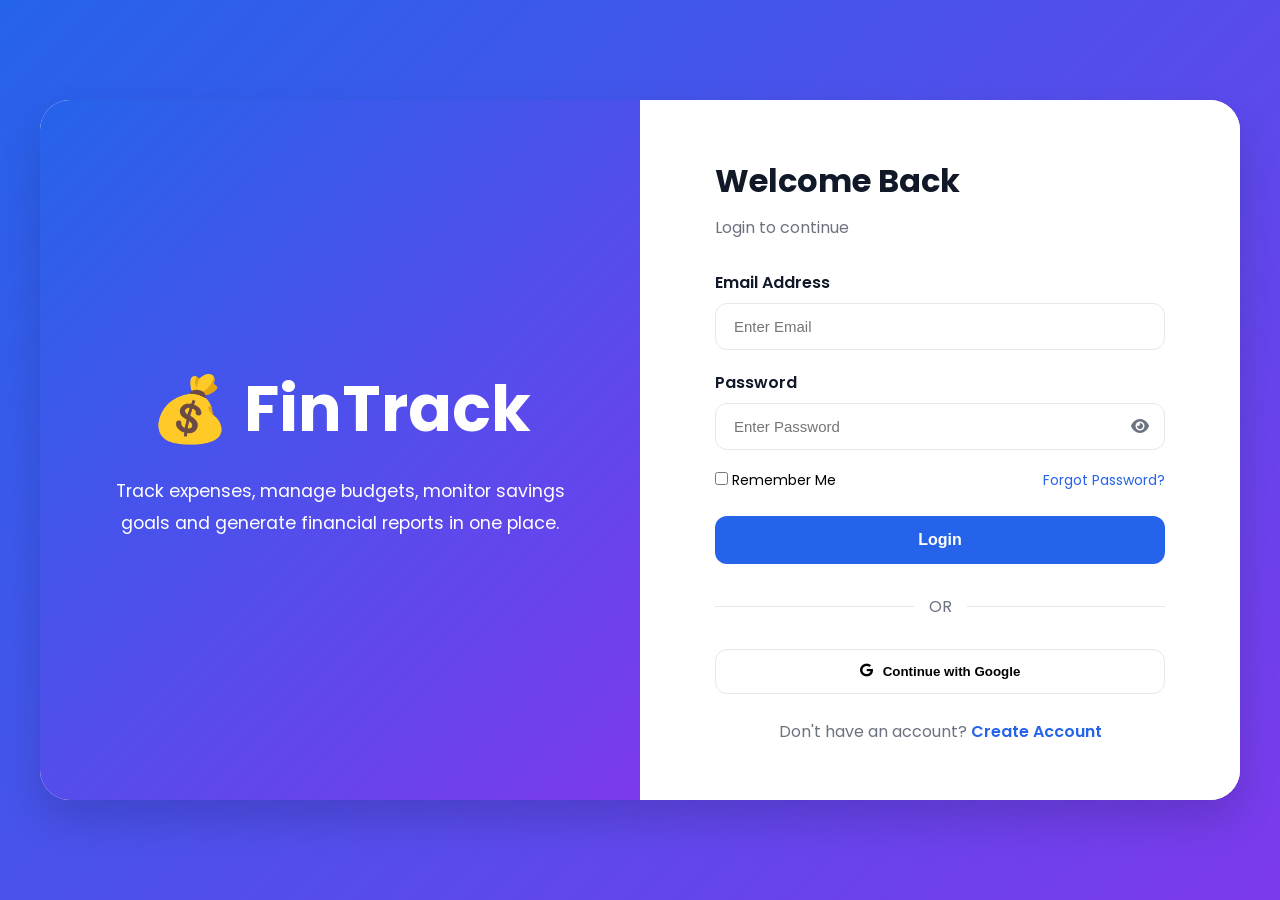
<file: login.html>
<!DOCTYPE html>
<html lang="en">

<head>

    <meta charset="UTF-8">

    <meta name="viewport"
          content="width=device-width, initial-scale=1.0">

    <title>FinTrack | Login</title>

    <!-- Auth CSS -->

    <link rel="stylesheet"
          href="./css/auth.css">

    <!-- Font Awesome -->

    <link rel="stylesheet"
          href="https://cdnjs.cloudflare.com/ajax/libs/font-awesome/6.5.1/css/all.min.css">

</head>

<body>

    <!-- =====================
         MAIN CONTAINER
    ====================== -->

    <div class="auth-container">

        <!-- =====================
             LEFT PANEL
        ====================== -->

        <div class="auth-left">

            <div class="brand">

                <h1>💰 FinTrack</h1>

                <p>

                    Track expenses, manage budgets,
                    monitor savings goals and
                    generate financial reports
                    in one place.

                </p>

            </div>

        </div>

        <!-- =====================
             RIGHT PANEL
        ====================== -->

        <div class="auth-right">

            <div class="auth-card">

                <h2>Welcome Back</h2>

                <p>
                    Login to continue
                </p>

                <!-- Alert Box -->

                <div
                id="alertBox"
                class="alert">

                </div>

                <!-- Login Form -->

                <form id="loginForm">

                    <!-- Email -->

                    <div class="input-group">

                        <label>
                            Email Address
                        </label>

                        <input
                        type="email"
                        id="loginEmail"
                        placeholder="Enter Email"
                        required>

                    </div>

                    <!-- Password -->

                    <div class="input-group">

                        <label>
                            Password
                        </label>

                        <div class="password-box">

                            <input
                            type="password"
                            id="loginPassword"
                            placeholder="Enter Password"
                            required>

                            <i
                            id="togglePassword"
                            class="fa-solid fa-eye">
                            </i>

                        </div>

                    </div>

                    <!-- Remember Me -->

                    <div class="options">

                        <label>

                            <input
                            type="checkbox"
                            id="rememberMe">

                            Remember Me

                        </label>

                        <a href="#">
                            Forgot Password?
                        </a>

                    </div>

                    <!-- Submit -->

                    <button
                    type="submit"
                    class="auth-btn">

                        Login

                    </button>

                </form>

                <!-- Divider -->

                <div class="divider">

                    <span>
                        OR
                    </span>

                </div>

                <!-- Google Button -->

                <button
                type="button"
                class="google-btn">

                    <i class="fab fa-google"></i>

                    Continue with Google

                </button>

                <!-- Register Link -->

                <div class="bottom-text">

                    Don't have an account?

                    <a href="register.html">

                        Create Account

                    </a>

                </div>

            </div>

        </div>

    </div>

    <!-- =====================
         AUTH JS
    ====================== -->

    <script src="./javascript/auth.js"></script>

</body>

</html>
</file>
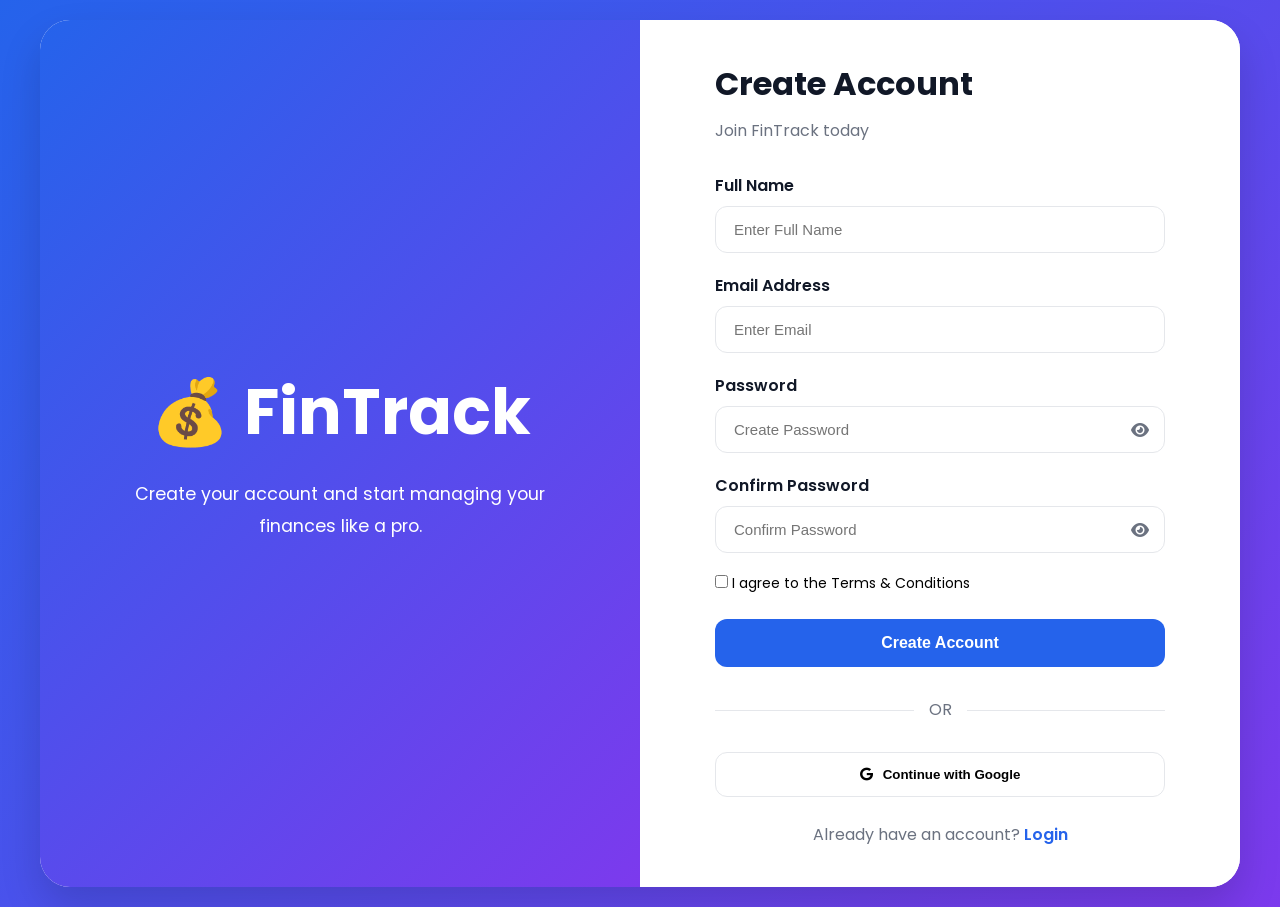
<file: register.html>
<!DOCTYPE html>
<html lang="en">

<head>

    <meta charset="UTF-8">

    <meta name="viewport"
          content="width=device-width, initial-scale=1.0">

    <title>FinTrack | Register</title>

    <!-- AUTH CSS -->

    <link rel="stylesheet"
          href="./css/auth.css">

    <!-- FONT AWESOME -->

    <link rel="stylesheet"
          href="https://cdnjs.cloudflare.com/ajax/libs/font-awesome/6.5.1/css/all.min.css">

</head>

<body>

<div class="auth-container">

    <!-- LEFT PANEL -->

    <div class="auth-left">

        <div class="brand">

            <h1>💰 FinTrack</h1>

            <p>

                Create your account and start
                managing your finances like a pro.

            </p>

        </div>

    </div>

    <!-- RIGHT PANEL -->

    <div class="auth-right">

        <div class="auth-card">

            <h2>Create Account</h2>

            <p>

                Join FinTrack today

            </p>

            <!-- ALERT -->

            <div
            id="alertBox"
            class="alert">

            </div>

            <!-- REGISTER FORM -->

            <form id="registerForm">

                <!-- FULL NAME -->

                <div class="input-group">

                    <label>

                        Full Name

                    </label>

                    <input
                    type="text"
                    id="registerName"
                    placeholder="Enter Full Name"
                    required>

                </div>

                <!-- EMAIL -->

                <div class="input-group">

                    <label>

                        Email Address

                    </label>

                    <input
                    type="email"
                    id="registerEmail"
                    placeholder="Enter Email"
                    required>

                </div>

                <!-- PASSWORD -->

                <div class="input-group">

                    <label>

                        Password

                    </label>

                    <div class="password-box">

                        <input
                        type="password"
                        id="registerPassword"
                        placeholder="Create Password"
                        required>

                        <i
                        id="togglePassword"
                        class="fa-solid fa-eye">
                        </i>

                    </div>

                </div>

                <!-- CONFIRM PASSWORD -->

                <div class="input-group">

                    <label>

                        Confirm Password

                    </label>

                    <div class="password-box">

                        <input
                        type="password"
                        id="confirmPassword"
                        placeholder="Confirm Password"
                        required>

                        <i
                        id="toggleConfirmPassword"
                        class="fa-solid fa-eye">
                        </i>

                    </div>

                </div>

                <!-- TERMS -->

                <div class="options">

                    <label>

                        <input
                        type="checkbox"
                        id="agreeTerms"
                        required>

                        I agree to the
                        Terms & Conditions

                    </label>

                </div>

                <!-- SUBMIT BUTTON -->

                <button
                type="submit"
                class="auth-btn">

                    Create Account

                </button>

            </form>

            <!-- DIVIDER -->

            <div class="divider">

                <span>

                    OR

                </span>

            </div>

            <!-- GOOGLE BUTTON -->

            <button
            type="button"
            class="google-btn">

                <i class="fab fa-google"></i>

                Continue with Google

            </button>

            <!-- LOGIN LINK -->

            <div class="bottom-text">

                Already have an account?

                <a href="login.html">

                    Login

                </a>

            </div>

        </div>

    </div>

</div>

<!-- AUTH JS -->

<script src="./javascript/auth.js"></script>

</body>

</html>
</file>
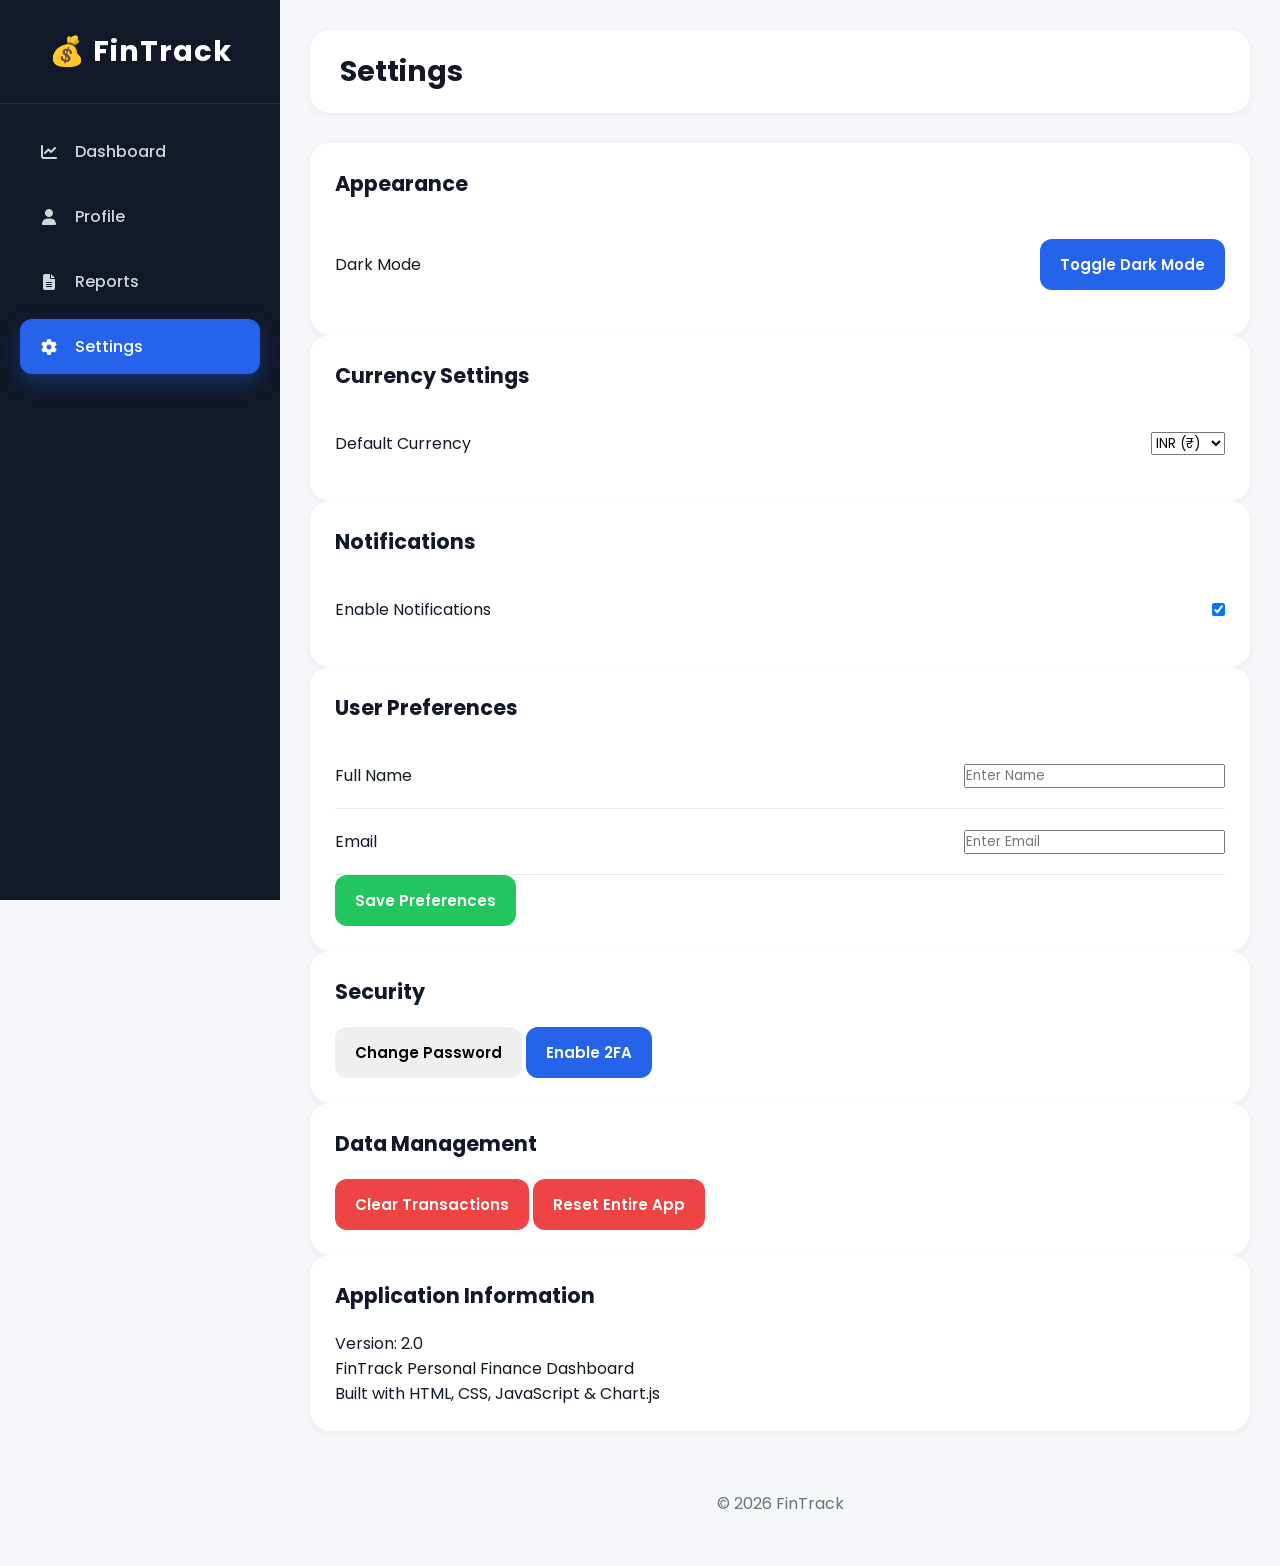
<file: settings.html>
<!DOCTYPE html>
<html lang="en">

<head>

    <meta charset="UTF-8">

    <meta name="viewport"
          content="width=device-width, initial-scale=1.0">

    <title>FinTrack - Settings</title>

    <link rel="stylesheet"
          href="./css/style.css">

    <link rel="stylesheet"
          href="https://cdnjs.cloudflare.com/ajax/libs/font-awesome/6.5.1/css/all.min.css">

</head>

<body>

<div class="dashboard-container">

    <!-- Sidebar -->

    <aside class="sidebar">

        <div class="logo">

            <h2>💰 FinTrack</h2>

        </div>

        <ul class="menu">

            <li>
                <a href="index.html">
                    <i class="fas fa-chart-line"></i>
                    Dashboard
                </a>
            </li>

            <li>
                <a href="profile.html">
                    <i class="fas fa-user"></i>
                    Profile
                </a>
            </li>

            <li>
                <a href="reports.html">
                    <i class="fas fa-file-alt"></i>
                    Reports
                </a>
            </li>

            <li>
                <a href="settings.html" class="active">
                    <i class="fas fa-cog"></i>
                    Settings
                </a>
            </li>

        </ul>

    </aside>

    <!-- Main Content -->

    <main class="main-content">

        <div class="topbar">

            <h1>

                Settings

            </h1>

        </div>

        <!-- Appearance Settings -->

        <div class="section-box">

            <h2>

                Appearance

            </h2>

            <div class="setting-item">

                <label>

                    Dark Mode

                </label>

                <button
                id="darkModeBtn"
                class="btn btn-primary">

                    Toggle Dark Mode

                </button>

            </div>

        </div>

        <!-- Currency -->

        <div class="section-box">

            <h2>

                Currency Settings

            </h2>

            <div class="setting-item">

                <label>

                    Default Currency

                </label>

                <select id="currencySelect">

                    <option value="INR">

                        INR (₹)

                    </option>

                    <option value="USD">

                        USD ($)

                    </option>

                    <option value="EUR">

                        EUR (€)

                    </option>

                    <option value="GBP">

                        GBP (£)

                    </option>

                </select>

            </div>

        </div>

        <!-- Notifications -->

        <div class="section-box">

            <h2>

                Notifications

            </h2>

            <div class="setting-item">

                <label>

                    Enable Notifications

                </label>

                <input
                type="checkbox"
                id="notificationToggle"
                checked>

            </div>

        </div>

        <!-- Profile Preferences -->

        <div class="section-box">

            <h2>

                User Preferences

            </h2>

            <div class="setting-item">

                <label>

                    Full Name

                </label>

                <input
                type="text"
                id="userName"
                placeholder="Enter Name">

            </div>

            <div class="setting-item">

                <label>

                    Email

                </label>

                <input
                type="email"
                id="userEmail"
                placeholder="Enter Email">

            </div>

            <button
            class="btn btn-success"
            id="saveProfileSettings">

                Save Preferences

            </button>

        </div>

        <!-- Security -->

        <div class="section-box">

            <h2>

                Security

            </h2>

            <button
            class="btn btn-warning">

                Change Password

            </button>

            <button
            class="btn btn-primary">

                Enable 2FA

            </button>

        </div>

        <!-- Data Management -->

        <div class="section-box">

            <h2>

                Data Management

            </h2>

            <button
            class="btn btn-danger"
            id="clearTransactions">

                Clear Transactions

            </button>

            <button
            class="btn btn-danger"
            id="resetAllData">

                Reset Entire App

            </button>

        </div>

        <!-- App Info -->

        <div class="section-box">

            <h2>

                Application Information

            </h2>

            <p>

                Version: 2.0

            </p>

            <p>

                FinTrack Personal Finance Dashboard

            </p>

            <p>

                Built with HTML, CSS, JavaScript & Chart.js

            </p>

        </div>

        <!-- Footer -->

        <footer
        style="
        text-align:center;
        margin-top:40px;
        padding:20px;
        color:#6b7280;">

            © 2026 FinTrack

        </footer>

    </main>

</div>

<script src="./javascript/setting.js"></script>

<script src="./javascript/app.js"></script>

</body>
</html>
</file>
<file: css/auth.css>
/* =====================================================
   FINTRACK V2 AUTH STYLESHEET
   Used By:
   - login.html
   - register.html
===================================================== */

/* ===== GOOGLE FONT ===== */

@import url('https://fonts.googleapis.com/css2?family=Poppins:wght@300;400;500;600;700;800&display=swap');

/* ===== RESET ===== */

*{
    margin:0;
    padding:0;
    box-sizing:border-box;
}

html{
    scroll-behavior:smooth;
}

body{
    font-family:'Poppins',sans-serif;
}

/* ===== ROOT VARIABLES ===== */

:root{

    --primary:#2563eb;
    --primary-dark:#1d4ed8;

    --secondary:#7c3aed;

    --success:#16a34a;
    --danger:#dc2626;
    --warning:#f59e0b;

    --white:#ffffff;

    --text-dark:#111827;
    --text-light:#6b7280;

    --border:#e5e7eb;

    --bg-light:#f8fafc;

    --shadow:
    0 20px 40px rgba(0,0,0,.15);

    --transition:.3s ease;
}

/* ===== BODY ===== */

body{

    min-height:100vh;

    background:
    linear-gradient(
    135deg,
    #2563eb,
    #7c3aed
    );

    display:flex;

    align-items:center;

    justify-content:center;

    padding:20px;
}

/* ===== AUTH CONTAINER ===== */

.auth-container{

    width:100%;

    max-width:1200px;

    min-height:700px;

    background:white;

    border-radius:30px;

    overflow:hidden;

    display:grid;

    grid-template-columns:
    1fr 1fr;

    box-shadow:var(--shadow);
}

/* ===== LEFT PANEL ===== */

.auth-left{

    background:
    linear-gradient(
    135deg,
    #2563eb,
    #7c3aed
    );

    color:white;

    display:flex;

    justify-content:center;

    align-items:center;

    padding:60px;
}

.brand{
    text-align:center;
}

.brand h1{

    font-size:4rem;

    margin-bottom:20px;
}

.brand p{

    font-size:1.1rem;

    line-height:1.8;
}

/* ===== RIGHT PANEL ===== */

.auth-right{

    display:flex;

    justify-content:center;

    align-items:center;

    background:white;

    padding:40px;
}

/* ===== CARD ===== */

.auth-card{

    width:100%;

    max-width:450px;

    animation:
    slideUp .7s ease;
}

.auth-card h2{

    font-size:2rem;

    margin-bottom:10px;

    color:var(--text-dark);
}

.auth-card p{

    color:var(--text-light);

    margin-bottom:30px;
}

/* ===== FORM ===== */

.input-group{

    margin-bottom:20px;
}

.input-group label{

    display:block;

    margin-bottom:8px;

    font-weight:600;

    color:var(--text-dark);
}

.input-group input{

    width:100%;

    padding:14px 18px;

    border:1px solid var(--border);

    border-radius:12px;

    outline:none;

    font-size:15px;

    transition:var(--transition);
}

.input-group input:focus{

    border-color:var(--primary);

    box-shadow:
    0 0 0 4px
    rgba(37,99,235,.15);
}

/* ===== PASSWORD BOX ===== */

.password-box{

    position:relative;
}

.password-box i{

    position:absolute;

    right:16px;

    top:50%;

    transform:
    translateY(-50%);

    cursor:pointer;

    color:var(--text-light);
}

/* ===== OPTIONS ===== */

.options{

    display:flex;

    justify-content:space-between;

    align-items:center;

    margin-bottom:25px;

    font-size:14px;
}

.options a{

    text-decoration:none;

    color:var(--primary);
}

.options a:hover{

    text-decoration:underline;
}

/* ===== BUTTON ===== */

.auth-btn{

    width:100%;

    border:none;

    background:var(--primary);

    color:white;

    padding:15px;

    border-radius:12px;

    cursor:pointer;

    font-size:16px;

    font-weight:600;

    transition:var(--transition);
}

.auth-btn:hover{

    background:var(--primary-dark);

    transform:translateY(-2px);
}

/* ===== DIVIDER ===== */

.divider{

    position:relative;

    margin:30px 0;

    text-align:center;
}

.divider::before{

    content:"";

    position:absolute;

    left:0;

    top:50%;

    width:100%;

    height:1px;

    background:var(--border);
}

.divider span{

    position:relative;

    background:white;

    padding:0 15px;

    color:var(--text-light);
}

/* ===== GOOGLE BUTTON ===== */

.google-btn{

    width:100%;

    border:1px solid var(--border);

    background:white;

    padding:14px;

    border-radius:12px;

    cursor:pointer;

    display:flex;

    align-items:center;

    justify-content:center;

    gap:10px;

    font-weight:600;

    transition:var(--transition);
}

.google-btn:hover{

    background:#f9fafb;
}

/* ===== FOOTER TEXT ===== */

.bottom-text{

    text-align:center;

    margin-top:25px;

    color:var(--text-light);
}

.bottom-text a{

    color:var(--primary);

    text-decoration:none;

    font-weight:600;
}

/* ===== ALERT BOX ===== */

.alert{

    padding:12px;

    border-radius:10px;

    margin-bottom:20px;

    display:none;
}

.alert.success{

    background:#dcfce7;

    color:#166534;
}

.alert.error{

    background:#fee2e2;

    color:#991b1b;
}

/* ===== ANIMATIONS ===== */

@keyframes slideUp{

    from{

        opacity:0;

        transform:
        translateY(30px);
    }

    to{

        opacity:1;

        transform:
        translateY(0);
    }
}

/* ===== RESPONSIVE ===== */

@media(max-width:992px){

    .auth-container{

        grid-template-columns:1fr;
    }

    .auth-left{

        min-height:250px;
    }

    .brand h1{

        font-size:3rem;
    }
}

@media(max-width:600px){

    .auth-right{

        padding:25px;
    }

    .auth-card h2{

        font-size:1.7rem;
    }

    .options{

        flex-direction:column;

        align-items:flex-start;

        gap:10px;
    }

    .brand h1{

        font-size:2.3rem;
    }

    .brand p{

        font-size:.95rem;
    }
}
</file>
<file: css/style.css>
/* =====================================================
   FINTRACK V2
   PART 1
   ROOT + RESET + LAYOUT + SIDEBAR + NAVBAR
===================================================== */

/* =====================
   GOOGLE FONT
===================== */

@import url('https://fonts.googleapis.com/css2?family=Poppins:wght@300;400;500;600;700;800&display=swap');


/* =====================
   CSS RESET
===================== */

*{
    margin:0;
    padding:0;
    box-sizing:border-box;
}

html{
    scroll-behavior:smooth;
}

body{

    font-family:'Poppins',sans-serif;

    background:#f5f7fb;

    color:#111827;

    min-height:100vh;

    overflow-x:hidden;
}

a{
    text-decoration:none;
}

ul{
    list-style:none;
}

button,
input,
select,
textarea{

    font-family:inherit;
}


/* =====================
   ROOT VARIABLES
===================== */

:root{

    /* Colors */

    --primary:#2563eb;
    --primary-dark:#1d4ed8;

    --secondary:#7c3aed;

    --success:#22c55e;
    --danger:#ef4444;
    --warning:#f59e0b;

    --white:#ffffff;

    --text-dark:#111827;
    --text-light:#6b7280;

    --border:#e5e7eb;

    --background:#f5f7fb;

    --sidebar-bg:#111827;

    /* Shadows */

    --shadow-sm:
    0 2px 8px rgba(0,0,0,.05);

    --shadow-md:
    0 10px 25px rgba(0,0,0,.08);

    --shadow-lg:
    0 15px 35px rgba(0,0,0,.12);

    /* Radius */

    --radius-sm:10px;
    --radius-md:16px;
    --radius-lg:24px;

    /* Animation */

    --transition:.3s ease;
}


/* =====================
   MAIN DASHBOARD LAYOUT
===================== */

.dashboard-container{

    display:flex;

    min-height:100vh;

    width:100%;
}


/* =====================
   SIDEBAR
===================== */

.sidebar{

    width:280px;

    min-height:100vh;

    background:var(--sidebar-bg);

    color:white;

    position:fixed;

    left:0;
    top:0;

    z-index:1000;

    display:flex;

    flex-direction:column;

    transition:var(--transition);
}


/* =====================
   LOGO
===================== */

.logo{

    padding:30px;

    text-align:center;

    border-bottom:
    1px solid rgba(255,255,255,.08);
}

.logo h2{

    font-size:1.8rem;

    font-weight:700;

    letter-spacing:1px;
}


/* =====================
   MENU
===================== */

.menu{

    padding:20px;
}

.menu li{

    margin-bottom:10px;
}

.menu li a{

    display:flex;

    align-items:center;

    gap:15px;

    color:#d1d5db;

    padding:15px 18px;

    border-radius:12px;

    transition:var(--transition);

    font-weight:500;
}

.menu li a i{

    width:22px;

    text-align:center;
}


/* Hover */

.menu li a:hover{

    background:
    rgba(255,255,255,.08);

    color:white;

    transform:
    translateX(5px);
}


/* Active Menu */

.menu li a.active{

    background:var(--primary);

    color:white;

    box-shadow:
    0 8px 20px
    rgba(37,99,235,.35);
}


/* =====================
   MAIN CONTENT
===================== */

.main-content{

    flex:1;

    margin-left:280px;

    padding:30px;

    width:calc(100% - 280px);
}


/* =====================
   TOP NAVBAR
===================== */

.topbar{

    background:white;

    border-radius:20px;

    padding:20px 30px;

    margin-bottom:30px;

    box-shadow:var(--shadow-sm);

    display:flex;

    justify-content:space-between;

    align-items:center;

    gap:20px;

    flex-wrap:wrap;
}


/* =====================
   PAGE TITLE
===================== */

.topbar h1{

    font-size:1.8rem;

    font-weight:700;

    color:var(--text-dark);
}


/* =====================
   NAVBAR RIGHT
===================== */

.nav-right{

    display:flex;

    align-items:center;

    gap:20px;
}


/* =====================
   SEARCH BOX
===================== */

.search-box{

    position:relative;
}

.search-box input{

    width:280px;

    padding:12px 18px;

    padding-left:45px;

    border:1px solid var(--border);

    border-radius:12px;

    outline:none;

    transition:var(--transition);
}

.search-box input:focus{

    border-color:var(--primary);

    box-shadow:
    0 0 0 4px
    rgba(37,99,235,.12);
}

.search-box i{

    position:absolute;

    left:15px;

    top:50%;

    transform:
    translateY(-50%);

    color:#9ca3af;
}


/* =====================
   USER PROFILE
===================== */

.user-profile{

    display:flex;

    align-items:center;

    gap:12px;

    cursor:pointer;
}

.user-profile img{

    width:45px;
    height:45px;

    border-radius:50%;

    object-fit:cover;
}

.user-profile .user-info h4{

    font-size:.95rem;
}

.user-profile .user-info p{

    font-size:.8rem;

    color:var(--text-light);
}


/* =====================
   NOTIFICATION ICON
===================== */

.notification{

    position:relative;

    cursor:pointer;
}

.notification i{

    font-size:1.2rem;
}

.notification .badge{

    position:absolute;

    top:-8px;
    right:-8px;

    width:18px;
    height:18px;

    background:var(--danger);

    color:white;

    border-radius:50%;

    font-size:.7rem;

    display:flex;

    align-items:center;

    justify-content:center;
}


/* =====================
   SECTION TITLE
===================== */

.section-title{

    margin-bottom:20px;
}

.section-title h2{

    font-size:1.5rem;

    margin-bottom:5px;
}

.section-title p{

    color:var(--text-light);
}


/* =====================
   FADE ANIMATION
===================== */

@keyframes fadeIn{

    from{

        opacity:0;

        transform:
        translateY(15px);
    }

    to{

        opacity:1;

        transform:
        translateY(0);
    }
}

.main-content{

    animation:
    fadeIn .5s ease;
}
/* =====================================================
   FINTRACK V2
   PART 2
   DASHBOARD CARDS + BUTTONS + FORMS
===================================================== */


/* =====================
   SUMMARY CARDS
===================== */

.summary-cards{

    display:grid;

    grid-template-columns:
    repeat(auto-fit,minmax(250px,1fr));

    gap:25px;

    margin-bottom:30px;
}


/* =====================
   CARD
===================== */

.card{

    background:white;

    border-radius:20px;

    padding:25px;

    box-shadow:var(--shadow-sm);

    transition:var(--transition);

    position:relative;

    overflow:hidden;
}

.card:hover{

    transform:translateY(-5px);

    box-shadow:var(--shadow-md);
}

.card h3{

    font-size:1rem;

    color:var(--text-light);

    margin-bottom:12px;
}

.card p{

    font-size:2rem;

    font-weight:700;

    color:var(--text-dark);
}


/* =====================
   CARD ICON
===================== */

.card-icon{

    position:absolute;

    right:20px;

    top:20px;

    width:55px;
    height:55px;

    border-radius:15px;

    display:flex;

    align-items:center;

    justify-content:center;

    font-size:1.3rem;
}


/* Income */

.income-card .card-icon{

    background:
    rgba(34,197,94,.15);

    color:var(--success);
}


/* Expense */

.expense-card .card-icon{

    background:
    rgba(239,68,68,.15);

    color:var(--danger);
}


/* Balance */

.balance-card .card-icon{

    background:
    rgba(37,99,235,.15);

    color:var(--primary);
}


/* Savings */

.savings-card .card-icon{

    background:
    rgba(124,58,237,.15);

    color:var(--secondary);
}


/* =====================
   CONTENT GRID
===================== */

.content-grid{

    display:grid;

    grid-template-columns:
    1fr 1fr;

    gap:30px;

    margin-bottom:30px;
}


/* =====================
   SECTION BOX
===================== */

.section-box{

    background:white;

    padding:25px;

    border-radius:20px;

    box-shadow:var(--shadow-sm);
}

.section-box h2{

    margin-bottom:20px;

    font-size:1.3rem;
}


/* =====================
   FORM
===================== */

.form-group{

    margin-bottom:18px;
}

.form-group label{

    display:block;

    margin-bottom:8px;

    font-weight:500;

    color:var(--text-dark);
}

.form-group input,

.form-group select,

.form-group textarea{

    width:100%;

    padding:14px 16px;

    border:1px solid var(--border);

    border-radius:12px;

    outline:none;

    transition:var(--transition);

    background:white;
}

.form-group input:focus,

.form-group select:focus,

.form-group textarea:focus{

    border-color:var(--primary);

    box-shadow:
    0 0 0 4px
    rgba(37,99,235,.12);
}


/* =====================
   BUTTONS
===================== */

.btn{

    border:none;

    cursor:pointer;

    padding:14px 20px;

    border-radius:12px;

    font-size:15px;

    font-weight:600;

    transition:var(--transition);
}


/* Primary */

.btn-primary{

    background:var(--primary);

    color:white;
}

.btn-primary:hover{

    background:var(--primary-dark);

    transform:translateY(-2px);
}


/* Success */

.btn-success{

    background:var(--success);

    color:white;
}

.btn-success:hover{

    opacity:.9;
}


/* Danger */

.btn-danger{

    background:var(--danger);

    color:white;
}

.btn-danger:hover{

    opacity:.9;
}


/* Full Width */

.btn-block{

    width:100%;
}


/* =====================
   TRANSACTION FORM
===================== */

.transaction-form{

    display:flex;

    flex-direction:column;
}

.transaction-form button{

    margin-top:10px;
}


/* =====================
   TRANSACTION TYPE
===================== */

.transaction-type{

    display:flex;

    gap:15px;

    margin-top:10px;
}

.transaction-type label{

    display:flex;

    align-items:center;

    gap:8px;

    font-weight:500;

    cursor:pointer;
}


/* =====================
   BUDGET PLANNER
===================== */

.budget-card{

    background:white;

    padding:25px;

    border-radius:20px;

    box-shadow:var(--shadow-sm);

    margin-bottom:30px;
}

.budget-card h2{

    margin-bottom:20px;
}


/* =====================
   BUDGET VALUES
===================== */

.budget-info{

    display:flex;

    justify-content:space-between;

    flex-wrap:wrap;

    gap:15px;

    margin-top:20px;
}

.budget-info div{

    flex:1;

    min-width:150px;
}

.budget-info h4{

    color:var(--text-light);

    margin-bottom:6px;
}

.budget-info p{

    font-size:1.4rem;

    font-weight:700;
}


/* =====================
   PROGRESS BAR
===================== */

.progress{

    width:100%;

    height:12px;

    background:#e5e7eb;

    border-radius:50px;

    overflow:hidden;

    margin-top:20px;
}

.progress-bar{

    height:100%;

    width:0%;

    background:var(--primary);

    transition:.5s ease;
}


/* =====================
   SAVINGS GOAL
===================== */

.goal-card{

    background:white;

    padding:25px;

    border-radius:20px;

    box-shadow:var(--shadow-sm);

    margin-bottom:30px;
}

.goal-card h2{

    margin-bottom:20px;
}


/* Goal Numbers */

.goal-stats{

    display:flex;

    justify-content:space-between;

    flex-wrap:wrap;

    gap:20px;

    margin-top:20px;
}

.goal-stats div{

    flex:1;

    min-width:140px;
}

.goal-stats h4{

    color:var(--text-light);

    margin-bottom:5px;
}

.goal-stats p{

    font-size:1.3rem;

    font-weight:700;
}


/* Goal Progress */

.goal-progress{

    margin-top:20px;
}


/* =====================
   QUICK ACTIONS
===================== */

.quick-actions{

    display:flex;

    gap:15px;

    flex-wrap:wrap;

    margin-top:15px;
}

.quick-actions .btn{

    flex:1;

    min-width:180px;
}


/* =====================
   EMPTY STATE
===================== */

.empty-state{

    text-align:center;

    padding:40px 20px;

    color:var(--text-light);
}

.empty-state i{

    font-size:3rem;

    margin-bottom:15px;

    color:#cbd5e1;
}


/* =====================
   FORM ANIMATION
===================== */

.section-box,

.card,

.budget-card,

.goal-card{

    animation:
    fadeIn .5s ease;
}
/* =====================================================
   FINTRACK V2
   PART 3
   TRANSACTION TABLE + HISTORY + REPORTS
===================================================== */


/* =====================
   HISTORY SECTION
===================== */

.history-section{

    background:white;

    padding:25px;

    border-radius:20px;

    box-shadow:var(--shadow-sm);

    margin-bottom:30px;

    overflow:hidden;
}


/* =====================
   HISTORY HEADER
===================== */

.history-header{

    display:flex;

    justify-content:space-between;

    align-items:center;

    flex-wrap:wrap;

    gap:15px;

    margin-bottom:20px;
}

.history-header h2{

    font-size:1.4rem;

    color:var(--text-dark);
}


/* =====================
   SEARCH + FILTER BAR
===================== */

.filter-bar{

    display:flex;

    gap:15px;

    flex-wrap:wrap;

    margin-bottom:20px;
}

.filter-bar input,

.filter-bar select{

    padding:12px 15px;

    border:1px solid var(--border);

    border-radius:12px;

    outline:none;

    min-width:180px;

    transition:var(--transition);
}

.filter-bar input:focus,

.filter-bar select:focus{

    border-color:var(--primary);

    box-shadow:
    0 0 0 4px
    rgba(37,99,235,.12);
}


/* =====================
   TABLE WRAPPER
===================== */

.table-wrapper{

    width:100%;

    overflow-x:auto;
}


/* =====================
   TABLE
===================== */

table{

    width:100%;

    border-collapse:collapse;

    min-width:850px;
}


/* TABLE HEAD */

table thead{

    background:#f8fafc;
}

table thead th{

    text-align:left;

    padding:16px;

    font-size:.95rem;

    font-weight:600;

    color:var(--text-dark);

    border-bottom:2px solid var(--border);
}


/* TABLE BODY */

table tbody tr{

    transition:var(--transition);
}

table tbody tr:hover{

    background:#f9fafb;
}

table tbody td{

    padding:16px;

    border-bottom:1px solid var(--border);

    color:#374151;
}


/* =====================
   TRANSACTION TYPE BADGES
===================== */

.badge{

    padding:6px 12px;

    border-radius:50px;

    font-size:.8rem;

    font-weight:600;

    display:inline-block;
}

/* Income */

.badge-income{

    background:
    rgba(34,197,94,.15);

    color:var(--success);
}

/* Expense */

.badge-expense{

    background:
    rgba(239,68,68,.15);

    color:var(--danger);
}


/* =====================
   CATEGORY TAG
===================== */

.category-tag{

    background:#eef2ff;

    color:#4338ca;

    padding:6px 12px;

    border-radius:50px;

    font-size:.8rem;

    display:inline-block;
}


/* =====================
   AMOUNT COLORS
===================== */

.amount-income{

    color:var(--success);

    font-weight:700;
}

.amount-expense{

    color:var(--danger);

    font-weight:700;
}


/* =====================
   ACTION BUTTONS
===================== */

.action-buttons{

    display:flex;

    gap:10px;
}

.edit-btn,

.delete-btn{

    border:none;

    cursor:pointer;

    width:36px;

    height:36px;

    border-radius:10px;

    transition:var(--transition);
}


/* Edit */

.edit-btn{

    background:
    rgba(37,99,235,.12);

    color:var(--primary);
}

.edit-btn:hover{

    background:var(--primary);

    color:white;
}


/* Delete */

.delete-btn{

    background:
    rgba(239,68,68,.12);

    color:var(--danger);
}

.delete-btn:hover{

    background:var(--danger);

    color:white;
}


/* =====================
   REPORT SECTION
===================== */

.report-section{

    background:white;

    padding:25px;

    border-radius:20px;

    box-shadow:var(--shadow-sm);

    margin-bottom:30px;
}


/* =====================
   REPORT CARDS
===================== */

.report-grid{

    display:grid;

    grid-template-columns:
    repeat(auto-fit,minmax(220px,1fr));

    gap:20px;

    margin-bottom:25px;
}

.report-card{

    background:white;

    border-radius:18px;

    padding:22px;

    box-shadow:var(--shadow-sm);

    transition:var(--transition);
}

.report-card:hover{

    transform:translateY(-4px);

    box-shadow:var(--shadow-md);
}

.report-card h3{

    font-size:.95rem;

    color:var(--text-light);

    margin-bottom:10px;
}

.report-card p{

    font-size:1.8rem;

    font-weight:700;

    color:var(--text-dark);
}


/* =====================
   EXPORT BUTTONS
===================== */

.export-actions{

    display:flex;

    gap:15px;

    flex-wrap:wrap;

    margin-bottom:20px;
}

.export-btn{

    border:none;

    padding:12px 18px;

    border-radius:12px;

    cursor:pointer;

    font-weight:600;

    transition:var(--transition);
}

.export-csv{

    background:#16a34a;

    color:white;
}

.export-pdf{

    background:#dc2626;

    color:white;
}

.export-print{

    background:#2563eb;

    color:white;
}

.export-btn:hover{

    transform:translateY(-2px);

    opacity:.95;
}


/* =====================
   EMPTY TABLE STATE
===================== */

.no-data{

    text-align:center;

    padding:50px 20px;

    color:var(--text-light);
}

.no-data i{

    font-size:3rem;

    margin-bottom:15px;

    color:#cbd5e1;
}


/* =====================
   PAGINATION
===================== */

.pagination{

    display:flex;

    justify-content:flex-end;

    align-items:center;

    gap:10px;

    margin-top:20px;
}

.pagination button{

    border:none;

    padding:10px 14px;

    border-radius:10px;

    cursor:pointer;

    background:white;

    box-shadow:var(--shadow-sm);

    transition:var(--transition);
}

.pagination button:hover{

    background:var(--primary);

    color:white;
}

.pagination .active-page{

    background:var(--primary);

    color:white;
}


/* =====================
   TABLE ANIMATION
===================== */

.history-section,
.report-section{

    animation:
    fadeIn .5s ease;
}
/* =====================================================
   FINTRACK V2
   PART 4
   CHARTS + ANALYTICS + PROFILE PAGE
===================================================== */


/* =====================
   CHART SECTION
===================== */

.chart-section{

    background:white;

    padding:25px;

    border-radius:20px;

    box-shadow:var(--shadow-sm);

    margin-bottom:30px;
}


/* =====================
   CHART HEADER
===================== */

.chart-header{

    display:flex;

    justify-content:space-between;

    align-items:center;

    flex-wrap:wrap;

    gap:15px;

    margin-bottom:25px;
}

.chart-header h2{

    font-size:1.4rem;

    color:var(--text-dark);
}


/* =====================
   CHART CONTAINER
===================== */

.chart-container{

    width:100%;

    height:400px;

    position:relative;
}


/* =====================
   ANALYTICS GRID
===================== */

.analytics-grid{

    display:grid;

    grid-template-columns:
    repeat(auto-fit,minmax(250px,1fr));

    gap:25px;

    margin-bottom:30px;
}


/* =====================
   ANALYTICS CARD
===================== */

.analytics-card{

    background:white;

    padding:25px;

    border-radius:20px;

    box-shadow:var(--shadow-sm);

    transition:var(--transition);
}

.analytics-card:hover{

    transform:translateY(-5px);

    box-shadow:var(--shadow-md);
}

.analytics-card h4{

    color:var(--text-light);

    margin-bottom:10px;
}

.analytics-card h2{

    font-size:2rem;

    margin-bottom:10px;
}

.analytics-card p{

    color:var(--text-light);
}


/* =====================
   TREND COLORS
===================== */

.trend-up{

    color:var(--success);

    font-weight:600;
}

.trend-down{

    color:var(--danger);

    font-weight:600;
}


/* =====================
   INSIGHT CARDS
===================== */

.insight-grid{

    display:grid;

    grid-template-columns:
    repeat(auto-fit,minmax(280px,1fr));

    gap:20px;

    margin-top:20px;
}

.insight-card{

    background:white;

    padding:20px;

    border-radius:18px;

    box-shadow:var(--shadow-sm);
}

.insight-card h3{

    margin-bottom:10px;
}

.insight-card p{

    color:var(--text-light);

    line-height:1.6;
}


/* =====================
   PROFILE SECTION
===================== */

.profile-section{

    background:white;

    border-radius:20px;

    padding:30px;

    box-shadow:var(--shadow-sm);

    margin-bottom:30px;
}


/* =====================
   PROFILE HEADER
===================== */

.profile-header{

    display:flex;

    align-items:center;

    gap:30px;

    flex-wrap:wrap;

    margin-bottom:30px;
}


/* =====================
   PROFILE IMAGE
===================== */

.profile-avatar{

    width:130px;
    height:130px;

    border-radius:50%;

    object-fit:cover;

    border:5px solid #e5e7eb;
}


/* =====================
   PROFILE INFO
===================== */

.profile-info h2{

    font-size:2rem;

    margin-bottom:8px;
}

.profile-info p{

    color:var(--text-light);

    margin-bottom:6px;
}


/* =====================
   PROFILE BADGE
===================== */

.profile-badge{

    display:inline-block;

    margin-top:10px;

    padding:8px 14px;

    border-radius:50px;

    background:
    rgba(37,99,235,.12);

    color:var(--primary);

    font-size:.85rem;

    font-weight:600;
}


/* =====================
   PROFILE STATS
===================== */

.profile-stats{

    display:grid;

    grid-template-columns:
    repeat(auto-fit,minmax(180px,1fr));

    gap:20px;

    margin-top:25px;
}

.profile-stat{

    background:#f8fafc;

    padding:20px;

    border-radius:15px;

    text-align:center;
}

.profile-stat h3{

    font-size:1.8rem;

    margin-bottom:8px;
}

.profile-stat p{

    color:var(--text-light);
}


/* =====================
   PROFILE FORM
===================== */

.profile-form{

    margin-top:30px;
}

.profile-form .form-group{

    margin-bottom:20px;
}


/* =====================
   ACTIVITY TIMELINE
===================== */

.timeline{

    position:relative;

    margin-top:30px;

    padding-left:30px;
}

.timeline::before{

    content:"";

    position:absolute;

    left:8px;

    top:0;

    width:3px;

    height:100%;

    background:#dbeafe;
}


/* =====================
   TIMELINE ITEM
===================== */

.timeline-item{

    position:relative;

    margin-bottom:25px;
}

.timeline-item::before{

    content:"";

    position:absolute;

    left:-27px;

    top:5px;

    width:15px;

    height:15px;

    border-radius:50%;

    background:var(--primary);
}

.timeline-item h4{

    margin-bottom:5px;
}

.timeline-item p{

    color:var(--text-light);

    font-size:.95rem;
}


/* =====================
   ACCOUNT INFO BOX
===================== */

.account-box{

    background:white;

    padding:25px;

    border-radius:20px;

    box-shadow:var(--shadow-sm);

    margin-bottom:25px;
}

.account-box h3{

    margin-bottom:20px;
}


/* =====================
   INFO ROW
===================== */

.info-row{

    display:flex;

    justify-content:space-between;

    align-items:center;

    padding:15px 0;

    border-bottom:1px solid var(--border);
}

.info-row:last-child{

    border-bottom:none;
}

.info-row span:first-child{

    color:var(--text-light);
}


/* =====================
   ACHIEVEMENTS
===================== */

.achievement-grid{

    display:grid;

    grid-template-columns:
    repeat(auto-fit,minmax(220px,1fr));

    gap:20px;

    margin-top:20px;
}

.achievement-card{

    background:white;

    border-radius:18px;

    padding:20px;

    text-align:center;

    box-shadow:var(--shadow-sm);
}

.achievement-card i{

    font-size:2rem;

    margin-bottom:12px;

    color:var(--warning);
}

.achievement-card h4{

    margin-bottom:8px;
}

.achievement-card p{

    color:var(--text-light);

    font-size:.9rem;
}


/* =====================
   PROFILE ANIMATION
===================== */

.profile-section,
.chart-section,
.analytics-card,
.account-box{

    animation:
    fadeIn .5s ease;
}
/* =====================================================
   FINTRACK V2
   PART 5
   SETTINGS + DARK MODE + RESPONSIVE
===================================================== */


/* =====================
   SETTINGS PAGE
===================== */

.settings-section{

    background:white;

    padding:30px;

    border-radius:20px;

    box-shadow:var(--shadow-sm);

    margin-bottom:30px;
}

.settings-section h2{

    margin-bottom:25px;
}


/* =====================
   SETTING ITEM
===================== */

.setting-item{

    display:flex;

    justify-content:space-between;

    align-items:center;

    gap:20px;

    padding:20px 0;

    border-bottom:1px solid var(--border);
}

.setting-item:last-child{

    border-bottom:none;
}

.setting-info h3{

    margin-bottom:5px;
}

.setting-info p{

    color:var(--text-light);

    font-size:.95rem;
}


/* =====================
   TOGGLE SWITCH
===================== */

.switch{

    position:relative;

    width:60px;

    height:32px;
}

.switch input{

    display:none;
}

.slider{

    position:absolute;

    inset:0;

    cursor:pointer;

    background:#d1d5db;

    border-radius:50px;

    transition:.3s;
}

.slider::before{

    content:"";

    position:absolute;

    width:24px;

    height:24px;

    left:4px;

    top:4px;

    background:white;

    border-radius:50%;

    transition:.3s;
}

.switch input:checked + .slider{

    background:var(--primary);
}

.switch input:checked + .slider::before{

    transform:translateX(28px);
}


/* =====================
   SETTINGS FORM
===================== */

.settings-form{

    margin-top:25px;
}

.settings-form .form-group{

    margin-bottom:20px;
}


/* =====================
   DANGER ZONE
===================== */

.danger-zone{

    margin-top:40px;

    padding:25px;

    border:2px solid rgba(239,68,68,.25);

    border-radius:18px;
}

.danger-zone h3{

    color:var(--danger);

    margin-bottom:10px;
}

.danger-zone p{

    color:var(--text-light);

    margin-bottom:20px;
}


/* =====================
   DARK MODE
===================== */

body.dark{

    background:#0f172a;

    color:#f8fafc;
}

body.dark .topbar,
body.dark .card,
body.dark .section-box,
body.dark .budget-card,
body.dark .goal-card,
body.dark .history-section,
body.dark .report-section,
body.dark .profile-section,
body.dark .settings-section,
body.dark .account-box,
body.dark .analytics-card,
body.dark .insight-card{

    background:#1e293b;

    color:white;
}

body.dark .profile-stat{

    background:#334155;
}

body.dark .report-card{

    background:#1e293b;
}

body.dark input,
body.dark select,
body.dark textarea{

    background:#334155;

    color:white;

    border-color:#475569;
}

body.dark table thead{

    background:#334155;
}

body.dark table tbody tr:hover{

    background:#334155;
}

body.dark .info-row{

    border-bottom:
    1px solid #334155;
}

body.dark .search-box input{

    background:#334155;

    color:white;
}

body.dark .setting-item{

    border-bottom:
    1px solid #334155;
}

body.dark .timeline::before{

    background:#334155;
}

body.dark .text-light{

    color:#cbd5e1;
}


/* =====================
   MOBILE MENU
===================== */

.mobile-toggle{

    display:none;

    font-size:1.4rem;

    cursor:pointer;
}


/* =====================
   LARGE TABLET
===================== */

@media(max-width:1200px){

    .content-grid{

        grid-template-columns:1fr;
    }

    .profile-header{

        flex-direction:column;

        text-align:center;
    }
}


/* =====================
   TABLET
===================== */

@media(max-width:992px){

    .sidebar{

        width:90px;
    }

    .logo h2{

        font-size:1.2rem;
    }

    .menu li a span{

        display:none;
    }

    .main-content{

        margin-left:90px;

        width:calc(100% - 90px);
    }

    .search-box input{

        width:220px;
    }
}


/* =====================
   MOBILE
===================== */

@media(max-width:768px){

    .sidebar{

        transform:translateX(-100%);

        width:260px;
    }

    .sidebar.active{

        transform:translateX(0);
    }

    .main-content{

        margin-left:0;

        width:100%;

        padding:20px;
    }

    .mobile-toggle{

        display:block;
    }

    .topbar{

        padding:18px;
    }

    .topbar h1{

        font-size:1.4rem;
    }

    .summary-cards{

        grid-template-columns:1fr;
    }

    .report-grid{

        grid-template-columns:1fr;
    }

    .analytics-grid{

        grid-template-columns:1fr;
    }

    .profile-stats{

        grid-template-columns:1fr 1fr;
    }

    .filter-bar{

        flex-direction:column;
    }

    .quick-actions{

        flex-direction:column;
    }
}


/* =====================
   SMALL MOBILE
===================== */

@media(max-width:576px){

    .profile-stats{

        grid-template-columns:1fr;
    }

    .setting-item{

        flex-direction:column;

        align-items:flex-start;
    }

    .history-header{

        flex-direction:column;

        align-items:flex-start;
    }

    .chart-container{

        height:300px;
    }

    .card p{

        font-size:1.6rem;
    }

    .profile-avatar{

        width:100px;
        height:100px;
    }

    .profile-info h2{

        font-size:1.5rem;
    }
}


/* =====================
   FINAL ANIMATION
===================== */

.settings-section,
.setting-item,
.danger-zone{

    animation:
    fadeIn .5s ease;
}
</file>
